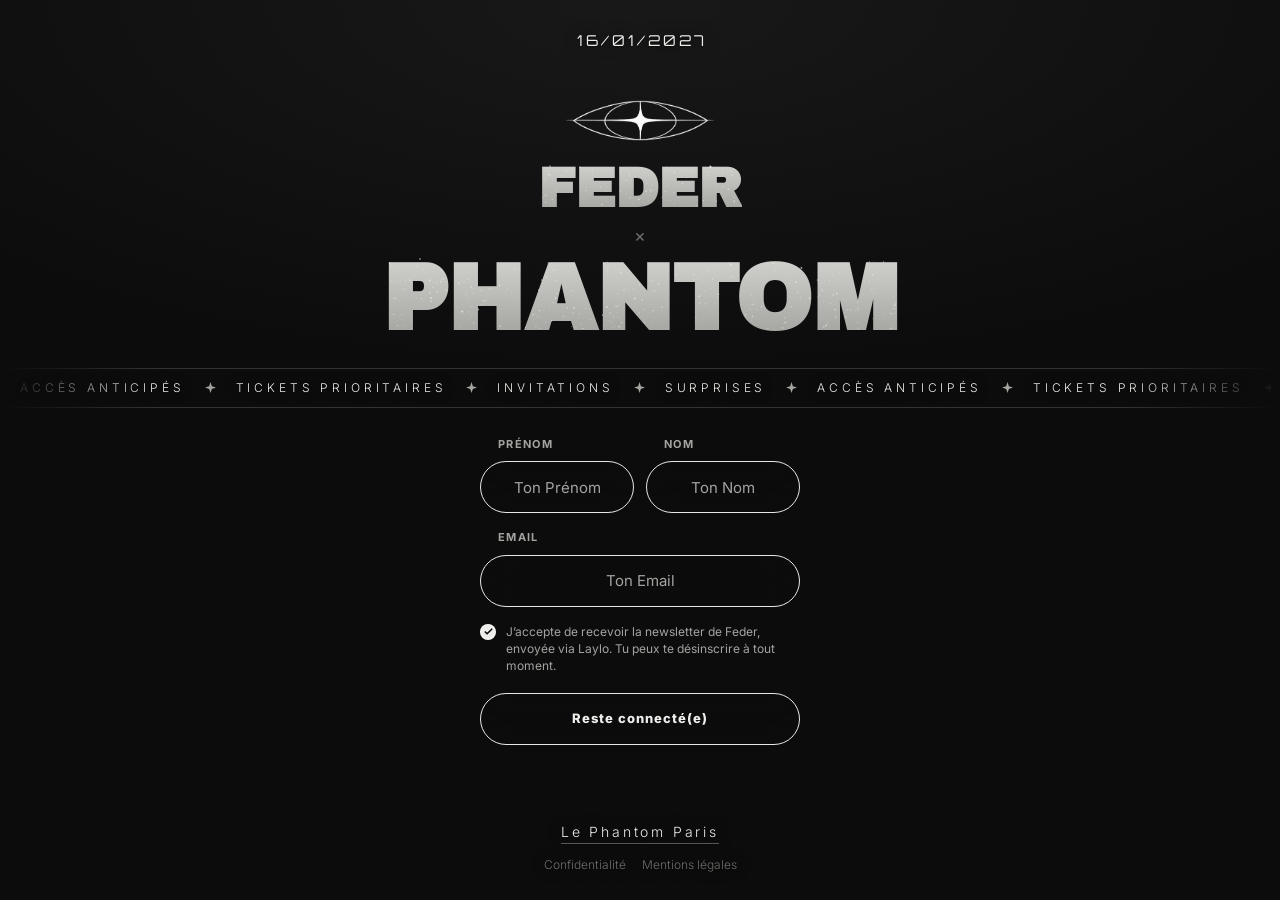
<file: site/index.html>
<!DOCTYPE html>
<html lang="fr">
<head>
<meta charset="utf-8">
<script>document.documentElement.classList.add('js')</script>
<meta name="viewport" content="width=device-width, initial-scale=1, viewport-fit=cover">
<title>Feder × Phantom — 16 janvier 2027</title>
<meta name="description" content="Feder × Phantom, Paris, le 16 janvier 2027. Rejoins la liste pour être prévenu en premier.">
<meta name="theme-color" content="#0d0d0d">
<link rel="canonical" href="https://federmusic.com/">

<meta property="og:type" content="website">
<meta property="og:title" content="Feder × Phantom — 16 janvier 2027">
<meta property="og:description" content="Paris, 16 janvier. Rejoins la liste pour être prévenu en premier.">
<meta property="og:locale" content="fr_FR">
<meta property="og:url" content="https://federmusic.com/">
<meta property="og:image" content="https://federmusic.com/assets/img/og-image.jpg">
<meta property="og:image:type" content="image/jpeg">
<meta property="og:image:width" content="1200">
<meta property="og:image:height" content="630">
<meta property="og:image:alt" content="Feder × Phantom — 16/01/2027">
<meta name="twitter:card" content="summary_large_image">
<meta name="twitter:title" content="Feder × Phantom — 16 janvier 2027">
<meta name="twitter:description" content="Paris, 16 janvier. Rejoins la liste pour être prévenu en premier.">
<meta name="twitter:image" content="https://federmusic.com/assets/img/og-image.jpg">

<link rel="icon" type="image/png" href="assets/img/favicon.png">
<link rel="preconnect" href="https://fonts.googleapis.com">
<link rel="preconnect" href="https://fonts.gstatic.com" crossorigin>
<link href="https://fonts.googleapis.com/css2?family=Archivo+Black&family=Inter:wght@300;400;700;800&family=Orbitron:wght@400..900&display=swap" rel="stylesheet">
<link rel="stylesheet" href="assets/css/tokens.css?v=19">
<link rel="stylesheet" href="assets/css/motion.css?v=19">
<link rel="stylesheet" href="assets/css/style.css?v=19">
</head>
<body>
<!-- Fond vidéo : muted (sinon le téléphone bloque le démarrage), loop (boucle infinie),
     autoplay (se lance à l'ouverture), playsinline (pas de plein écran sur iPhone). -->
<video class="bg-video" autoplay muted loop playsinline preload="auto" disablepictureinpicture aria-hidden="true" tabindex="-1">
  <source src="assets/video/background.mp4" type="video/mp4">
</video>
<div class="bg-scrim" aria-hidden="true"></div>
<div class="vignette" aria-hidden="true"></div>

<main class="card">
  <!-- date : tout en haut, écriture fine -->
  <p class="edge edge-top"><time datetime="2027-01-16">16/01/2027</time></p>

  <img class="brand-mark" src="assets/img/logo.png" width="835" height="224" alt="Feder">

  <div class="brand-stack">
    <h1><span class="line1 chrome">FEDER</span></h1>
    <span class="x" aria-hidden="true">&times;</span>
    <h1><span class="line2 chrome">PHANTOM</span></h1>
  </div>

  <!-- avantages de l'inscription : bandeau qui défile lentement (les copies sont ajoutées par main.js) -->
  <div class="marquee" role="group" aria-label="Ce que tu débloques en t'inscrivant">
    <div class="marquee-track">
      <ul class="marquee-group">
        <li>Acc&egrave;s anticip&eacute;s</li>
        <li class="sep" aria-hidden="true"><svg class="spark-sep" viewBox="84 26 52 52"><path fill="currentColor" d="M110 26l6.5 19.5L136 52l-19.5 6.5L110 78l-6.5-19.5L84 52l19.5-6.5z"/></svg></li>
        <li>Tickets prioritaires</li>
        <li class="sep" aria-hidden="true"><svg class="spark-sep" viewBox="84 26 52 52"><path fill="currentColor" d="M110 26l6.5 19.5L136 52l-19.5 6.5L110 78l-6.5-19.5L84 52l19.5-6.5z"/></svg></li>
        <li>Invitations</li>
        <li class="sep" aria-hidden="true"><svg class="spark-sep" viewBox="84 26 52 52"><path fill="currentColor" d="M110 26l6.5 19.5L136 52l-19.5 6.5L110 78l-6.5-19.5L84 52l19.5-6.5z"/></svg></li>
        <li>Surprises</li>
        <li class="sep" aria-hidden="true"><svg class="spark-sep" viewBox="84 26 52 52"><path fill="currentColor" d="M110 26l6.5 19.5L136 52l-19.5 6.5L110 78l-6.5-19.5L84 52l19.5-6.5z"/></svg></li>
      </ul>
    </div>
  </div>

  <form class="waitlist" novalidate>
   <div class="form-stage">
    <div class="form-body">
    <div class="f-row" data-smoke>
      <div>
        <label class="f-label" for="prenom">Pr&eacute;nom</label>
        <div class="field"><input id="prenom" name="prenom" type="text" required maxlength="80" placeholder="Ton Pr&eacute;nom" autocomplete="given-name"></div>
      </div>
      <div>
        <label class="f-label" for="nom">Nom</label>
        <div class="field"><input id="nom" name="nom" type="text" required maxlength="80" placeholder="Ton Nom" autocomplete="family-name"></div>
      </div>
    </div>

    <div class="f-group" data-smoke>
      <label class="f-label" for="email">Email</label>
      <div class="field"><input id="email" name="email" type="email" required maxlength="160" placeholder="Ton Email" autocomplete="email"></div>
    </div>

    <label class="consent" data-smoke>
      <input name="consent" type="checkbox" required checked>
      <span>J&rsquo;accepte de recevoir la newsletter de Feder, envoy&eacute;e via Laylo. Tu peux te d&eacute;sinscrire &agrave; tout moment.</span>
    </label>

    <!-- anti-spam : champ invisible, les humains ne le remplissent pas -->
    <div class="hp" aria-hidden="true">
      <label>Site web <input name="website" type="text" tabindex="-1" autocomplete="off"></label>
    </div>

    <div class="submit-wrap">
      <button class="waitlist-submit" type="submit"><span class="btn-label">Reste connect&eacute;(e)</span></button>
      <canvas class="dust-canvas" aria-hidden="true"></canvas>
    </div>
    </div>

    <!-- confirmation : prend la place du formulaire une fois la fumée dissipée -->
    <div class="form-done" role="status" aria-live="polite" hidden>
      <p class="done-msg"></p>
      <p class="done-lead">&Agrave; partir de maintenant, tu passes avant les autres.</p>
      <ul class="perks">
        <li style="--i:0">Acc&egrave;s anticip&eacute;s.</li>
        <li style="--i:1">Tickets prioritaires.</li>
        <li style="--i:2">Invitations.</li>
        <li style="--i:3">Surprises.</li>
      </ul>
      <button class="again" type="button">Inscrire quelqu&rsquo;un d&rsquo;autre</button>
    </div>
    <canvas class="form-dust" aria-hidden="true"></canvas>
   </div>
    <p class="waitlist-status" role="status" aria-live="polite"></p>
  </form>

  <!-- lieu : tout en bas, centré, lien vers l'Instagram du Phantom ; liens légaux discrets dessous -->
  <footer class="edge edge-bottom">
    <a class="venue" href="https://www.instagram.com/phantom.paris/?hl=fr" target="_blank" rel="noopener noreferrer"
       aria-label="Le Phantom Paris sur Instagram (s'ouvre dans un nouvel onglet)">Le Phantom Paris</a>
    <nav class="legal-links" aria-label="Informations l&eacute;gales">
      <a href="confidentialite.html">Confidentialit&eacute;</a>
      <a href="mentions-legales.html">Mentions l&eacute;gales</a>
    </nav>
  </footer>
</main>

<script src="assets/js/config.js?v=19"></script>
<script src="assets/js/motion.js?v=19"></script>
<script src="assets/js/background.js?v=19"></script>
<script src="assets/js/form-dissolve.js?v=19"></script>
<script src="assets/js/main.js?v=19"></script>
<script src="assets/js/intro.js?v=19"></script>
</body>
</html>
</file>
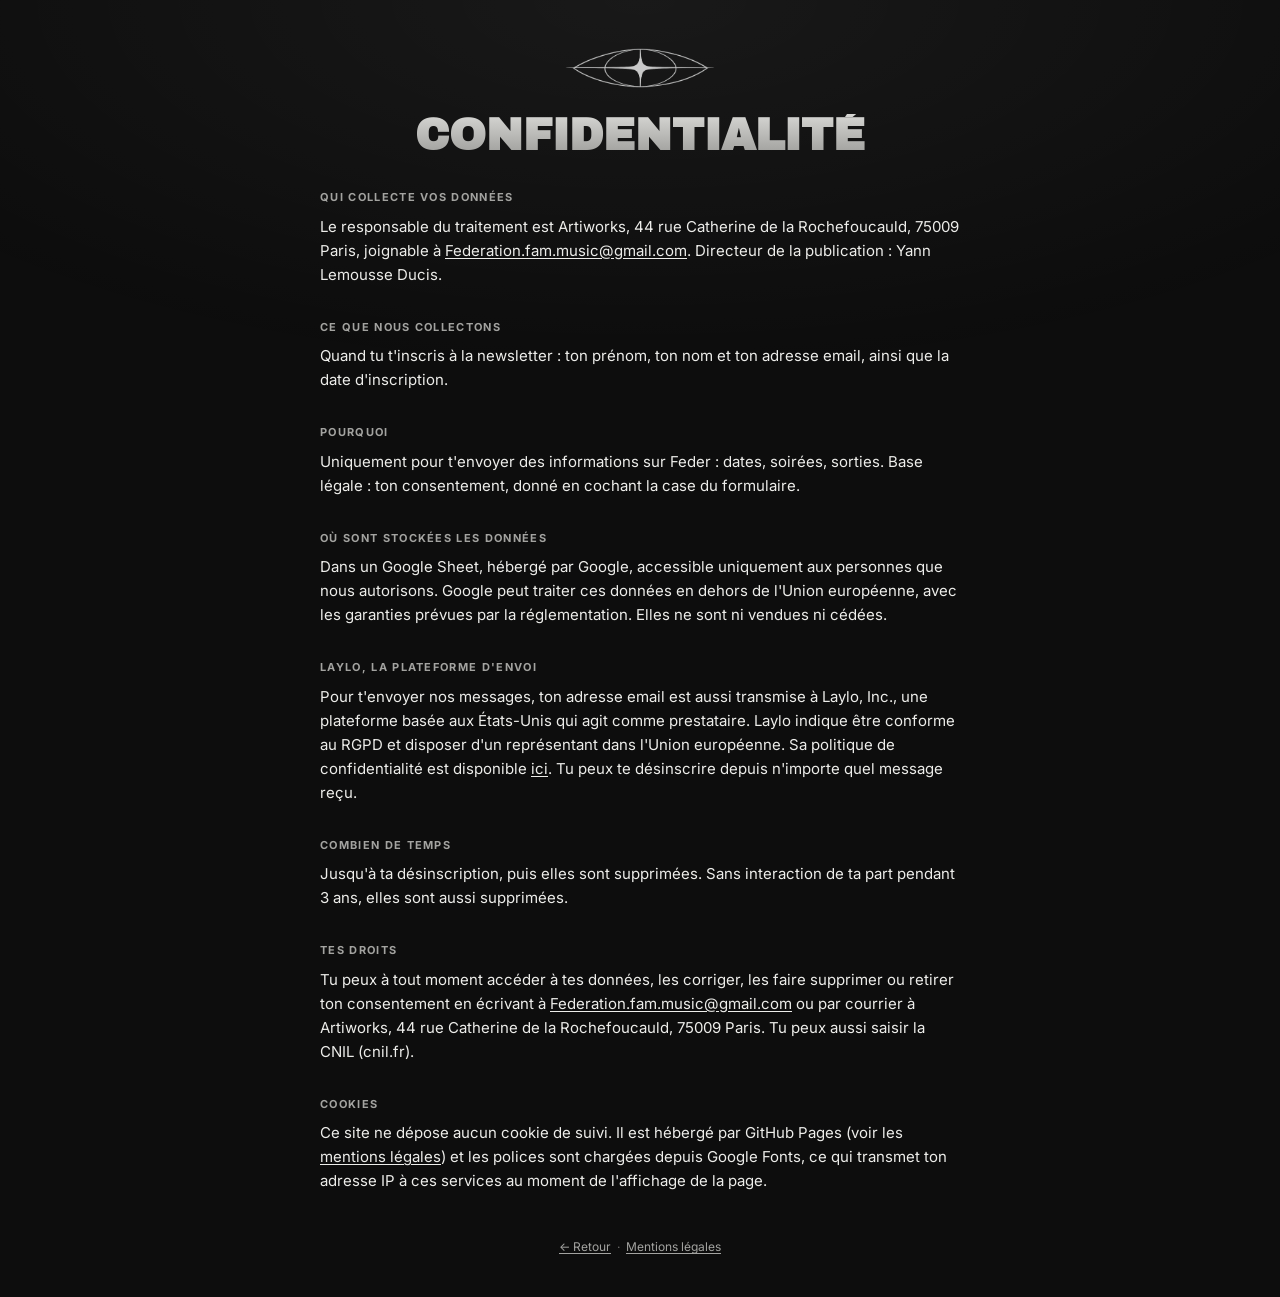
<file: site/confidentialite.html>
<!DOCTYPE html>
<html lang="fr">
<head>
<meta charset="utf-8">
<meta name="viewport" content="width=device-width, initial-scale=1, viewport-fit=cover">
<title>Confidentialité — Feder</title>
<meta name="robots" content="noindex">
<meta name="theme-color" content="#0d0d0d">
<link rel="icon" type="image/png" href="assets/img/favicon.png">
<link rel="preconnect" href="https://fonts.googleapis.com">
<link rel="preconnect" href="https://fonts.gstatic.com" crossorigin>
<link href="https://fonts.googleapis.com/css2?family=Archivo+Black&family=Inter:wght@400;700;800&display=swap" rel="stylesheet">
<link rel="stylesheet" href="assets/css/tokens.css?v=17">
<link rel="stylesheet" href="assets/css/style.css?v=17">
</head>
<body>
<div class="vignette" aria-hidden="true"></div>

<div class="doc">
  <a href="index.html" aria-label="Retour à l'accueil"><img class="brand-mark" src="assets/img/logo.png" width="835" height="224" alt="Feder"></a>

  <main class="doc-body">
    <h1 class="chrome">Confidentialité</h1>

    <h2>Qui collecte vos données</h2>
    <p>Le responsable du traitement est Artiworks, 44 rue Catherine de la Rochefoucauld, 75009 Paris, joignable à <a href="mailto:Federation.fam.music@gmail.com">Federation.fam.music@gmail.com</a>. Directeur de la publication : Yann Lemousse Ducis.</p>

    <h2>Ce que nous collectons</h2>
    <p>Quand tu t'inscris à la newsletter : ton prénom, ton nom et ton adresse email, ainsi que la date d'inscription.</p>

    <h2>Pourquoi</h2>
    <p>Uniquement pour t'envoyer des informations sur Feder : dates, soirées, sorties. Base légale : ton consentement, donné en cochant la case du formulaire.</p>

    <h2>Où sont stockées les données</h2>
    <p>Dans un Google Sheet, hébergé par Google, accessible uniquement aux personnes que nous autorisons. Google peut traiter ces données en dehors de l'Union européenne, avec les garanties prévues par la réglementation. Elles ne sont ni vendues ni cédées.</p>

    <h2>Laylo, la plateforme d'envoi</h2>
    <p>Pour t'envoyer nos messages, ton adresse email est aussi transmise à Laylo, Inc., une plateforme basée aux États-Unis qui agit comme prestataire. Laylo indique être conforme au RGPD et disposer d'un représentant dans l'Union européenne. Sa politique de confidentialité est disponible <a href="https://docs.laylo.com/en/articles/6497219-privacy-and-gdpr-policy" target="_blank" rel="noopener noreferrer">ici</a>. Tu peux te désinscrire depuis n'importe quel message reçu.</p>

    <h2>Combien de temps</h2>
    <p>Jusqu'à ta désinscription, puis elles sont supprimées. Sans interaction de ta part pendant 3 ans, elles sont aussi supprimées.</p>

    <h2>Tes droits</h2>
    <p>Tu peux à tout moment accéder à tes données, les corriger, les faire supprimer ou retirer ton consentement en écrivant à <a href="mailto:Federation.fam.music@gmail.com">Federation.fam.music@gmail.com</a> ou par courrier à Artiworks, 44 rue Catherine de la Rochefoucauld, 75009 Paris. Tu peux aussi saisir la CNIL (cnil.fr).</p>

    <h2>Cookies</h2>
    <p>Ce site ne dépose aucun cookie de suivi. Il est hébergé par GitHub Pages (voir les <a href="mentions-legales.html">mentions légales</a>) et les polices sont chargées depuis Google Fonts, ce qui transmet ton adresse IP à ces services au moment de l'affichage de la page.</p>

    <p class="back"><a href="index.html">&larr; Retour</a> &nbsp;·&nbsp; <a href="mentions-legales.html">Mentions légales</a></p>
  </main>
</div>
</body>
</html>
</file>
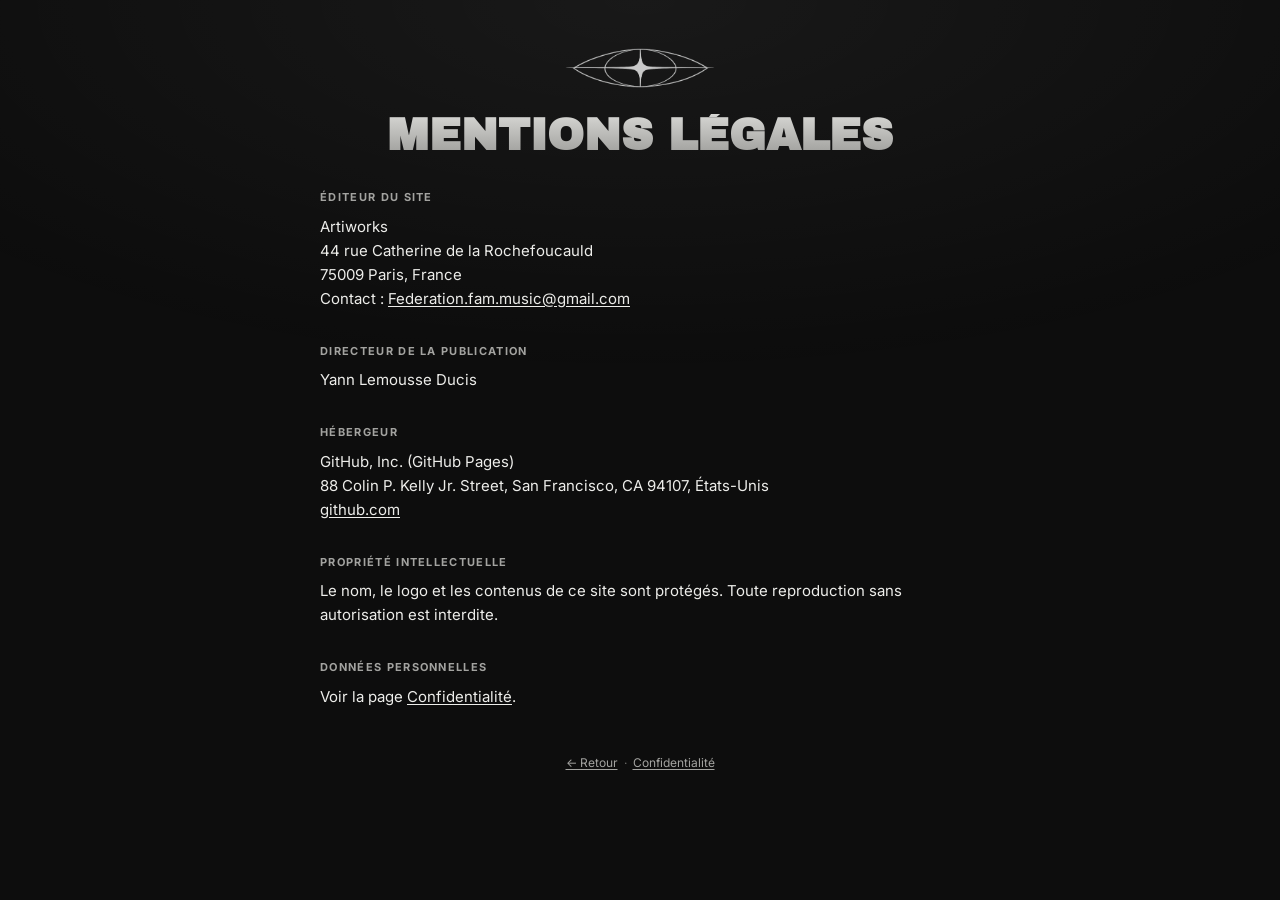
<file: site/mentions-legales.html>
<!DOCTYPE html>
<html lang="fr">
<head>
<meta charset="utf-8">
<meta name="viewport" content="width=device-width, initial-scale=1, viewport-fit=cover">
<title>Mentions légales — Feder</title>
<meta name="robots" content="noindex">
<meta name="theme-color" content="#0d0d0d">
<link rel="icon" type="image/png" href="assets/img/favicon.png">
<link rel="preconnect" href="https://fonts.googleapis.com">
<link rel="preconnect" href="https://fonts.gstatic.com" crossorigin>
<link href="https://fonts.googleapis.com/css2?family=Archivo+Black&family=Inter:wght@400;700;800&display=swap" rel="stylesheet">
<link rel="stylesheet" href="assets/css/tokens.css?v=17">
<link rel="stylesheet" href="assets/css/style.css?v=17">
</head>
<body>
<div class="vignette" aria-hidden="true"></div>

<div class="doc">
  <a href="index.html" aria-label="Retour à l'accueil"><img class="brand-mark" src="assets/img/logo.png" width="835" height="224" alt="Feder"></a>

  <main class="doc-body">
    <h1 class="chrome">Mentions légales</h1>

    <h2>Éditeur du site</h2>
    <!-- À AJOUTER quand disponibles : forme juridique, capital, SIRET/RCS, téléphone -->
    <p>Artiworks<br>
       44 rue Catherine de la Rochefoucauld<br>
       75009 Paris, France<br>
       Contact : <a href="mailto:Federation.fam.music@gmail.com">Federation.fam.music@gmail.com</a></p>

    <h2>Directeur de la publication</h2>
    <p>Yann Lemousse Ducis</p>

    <h2>Hébergeur</h2>
    <p>GitHub, Inc. (GitHub Pages)<br>
       88 Colin P. Kelly Jr. Street, San Francisco, CA 94107, États-Unis<br>
       <a href="https://github.com">github.com</a></p>

    <h2>Propriété intellectuelle</h2>
    <p>Le nom, le logo et les contenus de ce site sont protégés. Toute reproduction sans autorisation est interdite.</p>

    <h2>Données personnelles</h2>
    <p>Voir la page <a href="confidentialite.html">Confidentialité</a>.</p>

    <p class="back"><a href="index.html">&larr; Retour</a> &nbsp;·&nbsp; <a href="confidentialite.html">Confidentialité</a></p>
  </main>
</div>
</body>
</html>
</file>
<file: site/assets/css/tokens.css>
/* ==========================================================================
   feder-ui · tokens + base components
   Default theme: a minimal monochrome waitlist card — near-black canvas, a
   soft two-stop grey gradient on the display wordmarks (a restrained metal
   feel from a plain CSS gradient, never a lighting simulation), flat white
   for meta labels, and sharp-cornered rectangular form controls. No colour
   accent anywhere by default.
   A second, optional layer further down (the tag-pill cloud, the neon-green
   tokens, the falling-pill physics) is kept for pages that want the louder
   nightlife-teaser register instead — nothing below the "legacy" marker is
   used unless a page opts into those classes.
   Copy this into a <style> block; delete what a given page doesn't use.
   ========================================================================== */

:root{
  color-scheme: dark;

  /* canvas */
  --bg:        #0d0d0d;
  --bg-2:      #121212;   /* form fields */
  --line:      rgba(255,255,255,.16);
  --line-strong: rgba(255,255,255,.9);  /* the crisp 1px input border */
  --ink:       #ededea;   /* flat white — meta labels (city, date) */
  --ink-muted: #a3a3a0;   /* helper text, field labels */
  --ink-dim:   #6e6e6b;   /* placeholder, disclaimers */

  /* the display wordmark's soft grey gradient — a narrow, subtle range.
     Two flat stops only; no third "highlight" stop, no per-letter lighting.
     That restraint is what keeps it reading as considered rather than a
     cheap "chrome text generator" effect. */
  --chrome-1:  #d6d6d3;
  --chrome-2:  #9c9c99;

  --r-card: 6px;    /* buttons/inputs: sharp, minimal rounding — not pills */
  --r-pill: 999px;  /* kept for the optional legacy pill-cloud pattern below */

  --font-display: "Archivo Black", "Arial Black", sans-serif;
  --font-ui: "Inter", system-ui, -apple-system, "Segoe UI", sans-serif;
}

@media (prefers-reduced-motion:reduce){
  *,*::before,*::after{animation-duration:.01ms!important;animation-delay:0s!important;transition-duration:.01ms!important;transition-delay:0s!important;scroll-behavior:auto!important}
}

/* ---------- base ---------- */
*{box-sizing:border-box}
html{-webkit-text-size-adjust:100%}
body{margin:0;background:var(--bg);color:var(--ink);font:400 16px/1.5 var(--font-ui);-webkit-font-smoothing:antialiased;overflow-x:hidden}
h1,h2,p,ul{margin:0;padding:0}
ul{list-style:none}
a{color:inherit;text-decoration:none}
button{font:inherit;color:inherit;background:none;border:0;cursor:pointer}
:focus-visible{outline:2px solid #fff;outline-offset:3px}
img,svg{display:block;max-width:100%}
.ic{width:18px;height:18px;fill:none;stroke:currentColor;stroke-width:1.7;stroke-linecap:round;stroke-linejoin:round;flex:none}

/* a soft, very subtle top-lit vignette — barely perceptible, never a decorative gradient */
.vignette{position:fixed;inset:0;z-index:0;pointer-events:none;
  background:radial-gradient(120% 70% at 50% 0%, rgba(255,255,255,.05) 0%, transparent 60%)}

/* ---------- chrome text: the one "material" move, kept deliberately subtle ---------- */
.chrome{background:linear-gradient(180deg,var(--chrome-1) 0%,var(--chrome-2) 100%);
  -webkit-background-clip:text;background-clip:text;color:transparent}

/* ---------- card shell: a single centred stack, the whole page for a minimal waitlist ---------- */
.card{position:relative;z-index:1;min-height:100svh;display:flex;flex-direction:column;
  align-items:center;justify-content:center;text-align:center;padding:64px 24px}

.brand-mark{width:64px;height:auto;color:var(--ink-muted);margin-bottom:22px}

.brand-stack h1{font-family:var(--font-display);text-transform:uppercase;line-height:.92;letter-spacing:-.01em;margin:0}
.brand-stack .line1{font-size:clamp(34px,9vw,56px)}
.brand-stack .x{display:block;margin:8px auto;color:var(--ink-dim);font-size:18px;font-family:var(--font-ui)}
.brand-stack .line2{font-size:clamp(46px,13vw,92px);margin-top:2px}

.meta-stack{margin-top:26px;display:grid;gap:7px}
.meta-stack .city{font-family:var(--font-display);font-size:13px;letter-spacing:.32em;color:var(--ink)}
.meta-stack .date{font-family:var(--font-display);font-size:clamp(16px,3vw,19px);letter-spacing:.08em;color:var(--ink)}

.hairline{width:40px;height:1px;background:var(--line);margin:26px auto 28px;border:0}

/* ---------- waitlist form ---------- */
.waitlist{width:100%;max-width:320px;margin:0 auto;text-align:left}
.waitlist .f-label{display:block;font-family:var(--font-ui);font-weight:700;font-size:11px;
  letter-spacing:.12em;text-transform:uppercase;color:var(--ink-muted);margin-bottom:9px}
.waitlist input{width:100%;height:52px;padding:0 16px;background:var(--bg);
  border:1px solid var(--line-strong);border-radius:var(--r-card);color:var(--ink);
  font:15px/1 var(--font-ui);outline:0;transition:box-shadow .2s ease}
.waitlist input::placeholder{color:var(--ink-dim)}
.waitlist input:focus-visible{box-shadow:0 0 0 3px rgba(255,255,255,.14)}
.waitlist .hint{margin-top:9px;font-size:12px;color:var(--ink-muted)}

.waitlist-submit{margin-top:18px;width:100%;height:52px;border-radius:var(--r-card);
  background:linear-gradient(180deg,#f2f2f0,#d9d9d6);color:#111;
  font-family:var(--font-ui);font-weight:800;font-size:13px;letter-spacing:.08em;
  box-shadow:inset 0 1px 0 rgba(255,255,255,.6),inset 0 -1px 0 rgba(0,0,0,.06),0 1px 3px rgba(0,0,0,.35);
  transition:transform .28s cubic-bezier(.3,1.5,.5,1),box-shadow .28s ease,filter .2s ease}
.waitlist-submit:active{transform:scale(.965);
  box-shadow:inset 0 1px 3px rgba(0,0,0,.25),inset 0 -1px 0 rgba(255,255,255,.15)}
@media (hover:hover){.waitlist-submit:hover{filter:brightness(1.05)}}
.waitlist-submit[disabled]{opacity:.6;pointer-events:none}

/* ---------- submit dissolve: on a valid submit, the button crumbles to dust
   instead of just disabling — see motion.js's dissolveButton(). The button's
   own fill/label fade in place while a canvas layered just above it (sized
   with generous overflow so particles have room to drift) draws the dust. ---------- */
.submit-wrap{position:relative}
.submit-wrap .dust-canvas{position:absolute;left:-25%;right:-25%;top:-90%;bottom:-90%;width:150%;height:280%;pointer-events:none;z-index:2}
.waitlist-submit .btn-label{display:block;transition:opacity .3s ease}
.waitlist-submit.is-dissolving{pointer-events:none;box-shadow:none;transition:background .55s ease .05s,box-shadow .3s ease}
.waitlist-submit.is-dissolving{background:transparent}
.waitlist-submit.is-dissolving .btn-label{opacity:0}

/* ---------- invalid field: a quick, small shake — not a colour change (this register stays monochrome) ---------- */
@keyframes field-shake{
  10%,90%{transform:translateX(-1px)} 20%,80%{transform:translateX(2px)}
  30%,50%,70%{transform:translateX(-4px)} 40%,60%{transform:translateX(4px)}
}
.waitlist input.is-invalid{animation:field-shake .45s ease}

.waitlist-status{margin-top:14px;text-align:center;font-size:12px;color:var(--ink-dim);min-height:1.2em}
.waitlist-status.is-ok{color:var(--ink)}

.demo-note{margin-top:10px;text-align:center;font-size:12px;color:var(--ink-dim)}

@media (max-width:380px){
  .card{padding:48px 20px}
}

/* ==========================================================================
   Legacy / optional layer — the louder nightlife-teaser register (neon
   green, tag-pill cloud with fall physics, ink-flood buttons). Nothing
   above uses any of this; opt in per-page by using these classes.
   ========================================================================== */
:root{
  --green:     #39FF6A;
  --green-ink: #070707;
  --green-soft: rgba(57,255,106,.14);
  --tag-pink:  #FF3DAE;
  --tag-cyan:  #35E7E0;
  --tag-blue:  #4D7CFF;
  --tag-grey:  #C9C9C4;
}

.hero{position:relative;min-height:100svh;overflow:hidden;display:flex;flex-direction:column}
.hero::before{
  content:"";position:absolute;left:50%;top:8%;width:min(900px,140vw);aspect-ratio:1;transform:translateX(-50%);
  background:radial-gradient(circle,var(--green-soft) 0%,transparent 65%);pointer-events:none;z-index:0}

.spark-field{position:absolute;inset:0;z-index:0;pointer-events:none;opacity:.05;
  background-image:url("data:image/svg+xml,%3Csvg xmlns='http://www.w3.org/2000/svg' width='300' height='300' viewBox='0 0 300 300'%3E%3Cg fill='%23fff'%3E%3Cpath d='M40 20l4 16 16 4-16 4-4 16-4-16-16-4 16-4z'/%3E%3Cpath d='M220 140l3 12 12 3-12 3-3 12-3-12-12-3 12-3z'/%3E%3Cpath d='M110 220l5 18 18 5-18 5-5 18-5-18-18-5 18-5z'/%3E%3C/g%3E%3C/svg%3E");
  background-size:300px 300px}

.topbar{position:relative;z-index:5;display:flex;align-items:center;justify-content:space-between;padding:26px clamp(20px,4vw,48px)}
.brandmark{display:flex;align-items:center;gap:10px}
.brandmark .eye{width:46px;height:22px;color:var(--green)}
.brandmark span{font-family:var(--font-display);font-size:15px;letter-spacing:.02em}
.rsvp-btn{height:44px;padding:0 22px;border-radius:var(--r-pill);border:1.5px solid var(--line);font-family:var(--font-ui);font-weight:700;font-size:13px;letter-spacing:.03em}

.hero-body{position:relative;z-index:2;flex:1;display:flex;flex-direction:column;align-items:center;justify-content:center;text-align:center;padding:20px clamp(20px,6vw,48px) 40px}
.hero-mark{width:min(220px,46vw);color:var(--green);margin-bottom:18px;position:relative;display:inline-block}
.hero-mark .eye,.hero-mark .spark{display:block;width:100%}
.hero-mark .spark{position:absolute;inset:0}
.eyebrow{font-family:var(--font-ui);font-size:13px;font-weight:700;letter-spacing:.16em;text-transform:uppercase;color:var(--ink-muted)}
.hero h1{font-family:var(--font-display);font-size:clamp(40px,10vw,108px);line-height:.94;letter-spacing:-.01em;margin-top:14px;text-transform:uppercase}
.hero h1 em{font-style:normal;color:var(--green)}
.hero-sub{margin-top:18px;max-width:46ch;color:var(--ink-muted);font-size:clamp(15px,2vw,18px);line-height:1.5}
.event-line{margin-top:22px;display:flex;flex-wrap:wrap;gap:10px 18px;align-items:center;justify-content:center;font-family:var(--font-ui);font-weight:600;font-size:14px}
.event-line .sep{color:var(--ink-muted)}
.event-line .ic{color:var(--green)}

.cta-row{margin-top:34px;display:flex;flex-direction:column;align-items:center;gap:14px}
.cta-btn{position:relative;overflow:hidden;isolation:isolate;display:inline-flex;align-items:center;gap:10px;height:58px;padding:0 30px;
  border-radius:var(--r-pill);background:var(--green);color:var(--green-ink);font-family:var(--font-ui);font-weight:700;font-size:16px}
.cta-note{font-size:12.5px;color:var(--ink-muted)}

.signup{position:relative;z-index:2;width:100%;max-width:440px;margin:0 auto;display:flex;flex-direction:column;align-items:stretch;gap:12px}
.signup[hidden]{display:none}
.signup-field{position:relative;overflow:hidden;isolation:isolate;display:flex;align-items:center;gap:10px;height:58px;padding:0 8px 0 22px;
  border-radius:var(--r-pill);background:var(--bg-2);border:1.5px solid var(--line)}
.signup-field input{flex:1;min-width:0;height:100%;border:0;background:transparent;color:var(--ink);font:15px/1 var(--font-ui);outline:0}
.signup-field input::placeholder{color:var(--ink-muted)}
.signup-field:focus-within{border-color:var(--green)}
.signup-submit{flex:none;height:44px;padding:0 22px;border-radius:var(--r-pill);background:var(--green);color:var(--green-ink);font-family:var(--font-ui);font-weight:700;font-size:14px}
.signup-status{font-size:13px;color:var(--ink-muted);min-height:1.2em}
.signup-status.is-ok{color:var(--green)}

.pill-cloud{position:relative;z-index:2;display:flex;flex-wrap:wrap;justify-content:center;align-items:center;gap:14px 10px;padding:46px clamp(16px,4vw,48px) 10px;max-width:1100px;margin:0 auto}
.tag-pill{position:relative;display:inline-flex;align-items:center;gap:8px;height:46px;padding:0 22px;border-radius:var(--r-pill);
  font-family:var(--font-display);font-size:14px;letter-spacing:.01em;text-transform:uppercase;color:var(--green-ink);
  background:var(--tag,var(--green));transform:rotate(var(--rot,0deg));white-space:nowrap}
.tag-pill.is-icon{width:46px;height:46px;padding:0;justify-content:center}
.tag-pill.is-icon .ic{width:20px;height:20px;color:var(--green-ink)}
.tag-pill--pink{--tag:var(--tag-pink)}
.tag-pill--cyan{--tag:var(--tag-cyan)}
.tag-pill--blue{--tag:var(--tag-blue);color:#fff}
.tag-pill--grey{--tag:var(--tag-grey)}
.tag-pill--dark{--tag:var(--bg-2);color:var(--ink);border:1.5px solid var(--line)}

.footer{position:relative;z-index:2;padding:36px clamp(20px,4vw,48px) 44px;display:flex;flex-wrap:wrap;gap:12px;justify-content:space-between;
  align-items:center;color:var(--ink-muted);font-size:12.5px;border-top:1px solid var(--line);margin-top:20px}
.footer a{color:var(--ink)}

@media (max-width:560px){
  .topbar{padding:20px 18px}
  .hero-body{padding-top:8px}
  .tag-pill{height:42px;padding:0 18px;font-size:12.5px}
}

.hero.has-photo{background-size:cover;background-position:center}
.hero.has-photo::after{content:"";position:absolute;inset:0;z-index:1;pointer-events:none;
  background:
    radial-gradient(60% 58% at 50% 40%, rgba(7,7,7,.72) 0%, rgba(7,7,7,.4) 58%, transparent 85%),
    linear-gradient(180deg,rgba(7,7,7,.8) 0%,rgba(7,7,7,.3) 20%,rgba(7,7,7,.4) 55%,rgba(7,7,7,.88) 82%,var(--bg) 100%)}

.poster-frame{position:relative;margin:22px auto 26px;width:min(80vw,340px);border-radius:8px;overflow:hidden;
  box-shadow:0 40px 80px -24px rgba(0,0,0,.85),0 0 0 1px rgba(255,255,255,.08),0 0 60px -10px var(--green-soft)}
.poster-frame img{display:block;width:100%;height:auto}

.credit-line{display:inline-flex;align-items:center;gap:8px;font-family:var(--font-ui);font-weight:600;
  font-size:12px;letter-spacing:.05em;text-transform:uppercase;color:var(--ink-muted)}
.credit-line .mark{width:15px;height:auto;color:var(--ink)}

.eyebrow.bracket::before{content:"[ "}
.eyebrow.bracket::after{content:" ]"}
</file>
<file: site/assets/css/motion.css>
/* ==========================================================================
   feder-ui · motion.css   (pair with motion.js)
   Two layers:
   1. The click/hover "ink flood + arrow swap + press" language, ported
      verbatim in mechanism from soft-bento-ui / vor-ui and re-skinned to
      black-and-neon-green. Nothing new invented here on purpose — it's
      the same proven vocabulary, just retoned.
   2. A few moves specific to a one-page hype teaser: the pill cloud
      rotates/pops into place once on load, the sparkle mark has one
      permitted slow ambient shimmer (the sole exception to "nothing idles"
      — a night-life brand earns one small sign of life), and the signup
      confirms quietly in place.
   ========================================================================== */

:root{
  --ease-out: cubic-bezier(.16,1,.3,1);
  --ease-back: cubic-bezier(.3,1.5,.5,1);
}

@media (prefers-reduced-motion:reduce){
  *,*::before,*::after{animation-duration:.01ms!important;transition-duration:.01ms!important}
}

/* ---------- 1a. ink flood (ported): fills from the pointer's entry point ---------- */
.vbtn{position:relative;overflow:hidden;isolation:isolate;transition:transform .4s var(--ease-back),color .3s ease .06s}
.vbtn::before{content:"";position:absolute;inset:0;z-index:-1;pointer-events:none;background:var(--flood,var(--ink));
  clip-path:circle(0 at var(--fx,50%) var(--fy,100%));transition:clip-path .55s var(--ease-out)}
.vbtn:active{transform:scale(.95);transition-duration:90ms}
@media (hover:hover){
  .vbtn:hover::before{clip-path:circle(150% at var(--fx,50%) var(--fy,50%))}
  .vbtn:hover{color:var(--flood-ink,var(--green-ink))}
}
.rsvp-btn.vbtn{--flood:var(--ink);--flood-ink:var(--bg)}
.cta-btn.vbtn{--flood:var(--ink);--flood-ink:var(--bg)}
.signup-submit.vbtn{--flood:var(--ink);--flood-ink:var(--bg)}

/* ---------- 1b. arrow swap (ported): the icon leaves in its own direction, a twin enters opposite ---------- */
.arrow-swap{position:relative;overflow:hidden}
.arrow-swap .a{display:grid;place-items:center;width:100%;height:100%;transition:transform .5s var(--ease-out)}
.arrow-swap .a--in{position:absolute;inset:0;transform:translateX(var(--in-x,-115%));transition-delay:.05s}
@media (hover:hover){
  .arrow-swap:hover .a:not(.a--in){transform:translateX(var(--out-x,115%))}
  .arrow-swap:hover .a--in{transform:none}
}

/* ---------- 1c. press feedback for plain (non-flood) controls ---------- */
.tag-pill{transition:transform .35s var(--ease-back)}
.tag-pill:active{transform:rotate(var(--rot,0deg)) scale(.94)}

/* ---------- 2a. pill cloud: drops in with real gravity physics ----------
   The animation itself is JS-driven (motion.js's dropPills()) via the Web
   Animations API, because a believable fall needs per-pill variation
   (drop height, tumble angle, sideways drift, timing) that a single shared
   @keyframes rule can't express without looking mechanical. This CSS only
   sets the accessible baseline: pills sit at rest, and under .js they start
   invisible so the drop can take over the very first paint.
   A pill's resting transform is `rotate(var(--rot))`, set inline by
   motion.js's pillRotations() — that's what both the no-JS state and the
   final keyframe of the drop resolve to, so there's no visible seam. */
.tag-pill{transform:rotate(var(--rot,0deg))}
.js .tag-pill:not(.has-dropped){opacity:0}
.pill-shadow{position:absolute;left:50%;bottom:-6px;width:70%;height:10px;transform:translateX(-50%);
  background:radial-gradient(ellipse,rgba(0,0,0,.45) 0%,transparent 72%);opacity:0;pointer-events:none;z-index:-1}
@media (hover:hover){
  .tag-pill:not(.is-icon):hover{transform:rotate(0deg) scale(1.06)}
  .tag-pill.is-icon:hover{transform:rotate(0deg) scale(1.12)}
}

/* ---------- 2b. hero content: quiet rise on load, once ---------- */
.js .hero-mark,.js .eyebrow,.js .hero>.hero-body>h1,.js .hero-sub,.js .event-line,.js .cta-row{opacity:0;transform:translateY(16px)}
.js .hero.is-in .hero-mark{transition:opacity .6s var(--ease-out),transform .6s var(--ease-out)}
.js .hero.is-in .eyebrow{transition:opacity .5s var(--ease-out) .1s,transform .5s var(--ease-out) .1s}
.js .hero.is-in h1{transition:opacity .6s var(--ease-out) .16s,transform .6s var(--ease-out) .16s}
.js .hero.is-in .hero-sub{transition:opacity .5s var(--ease-out) .26s,transform .5s var(--ease-out) .26s}
.js .hero.is-in .event-line{transition:opacity .5s var(--ease-out) .32s,transform .5s var(--ease-out) .32s}
.js .hero.is-in .cta-row{transition:opacity .5s var(--ease-out) .38s,transform .5s var(--ease-out) .38s}
.js .hero.is-in .hero-mark,.js .hero.is-in .eyebrow,.js .hero.is-in h1,
.js .hero.is-in .hero-sub,.js .hero.is-in .event-line,.js .hero.is-in .cta-row{opacity:1;transform:none}

/* ---------- 2c. the one ambient move: the hero's spark breathes very slowly ----------
   Animated as its own real element (see icons-sprite.html's f-mark-eye + f-spark split) —
   a <use>'s cloned content lives in a shadow tree that class selectors from the main
   document can't reach, so this can only ever target a directly-used element, not a
   class nested inside another symbol's shadow instance. */
@keyframes spark-breathe{0%,100%{opacity:.8;transform:scale(1)}50%{opacity:1;transform:scale(1.1)}}
.spark{transform-origin:center}
@media (prefers-reduced-motion:no-preference){
  .spark{animation:spark-breathe 3.2s ease-in-out infinite}
}

/* ---------- 2d. signup: quiet confirm, no flood, no confetti ---------- */
.signup-field.is-confirming{border-color:var(--green)}
.signup-submit[disabled]{opacity:.6;pointer-events:none}

/* ---------- 2e. swap CTA button for the form ---------- */
.cta-row.is-open .cta-btn{display:none}
</file>
<file: site/assets/css/style.css>
/* ==========================================================================
   Feder · page-level additions
   tokens.css, motion.css and motion.js come untouched from the feder-ui skill
   (default register: minimal monochrome card, no colour accent anywhere).
   This file only holds what the skill's one-field waitlist doesn't ship:
   the extra fields (prénom / nom), the consent line, and the plain text
   pages (mentions légales, confidentialité, 404).
   It only reuses skill tokens — no new colours, radii or fonts.
   ========================================================================== */

/* ---------- brand mark: the client's own logo (white PNG on transparent) ----------
   Replaces the skill's placeholder eye. It is wider than the placeholder (about 3.7:1), so it
   gets a wider box, and it is dimmed to the muted-ink level the skill uses for .brand-mark. */
img.brand-mark{width:150px;height:auto;opacity:.78;user-select:none;-webkit-user-drag:none}

/* ---------- date (top) and venue (bottom): thin type framing the card ----------
   Inter 300 in the skill's full ink colour: thin, but still clearly readable. Wide tracking keeps thin
   strokes legible; a soft black halo (no visible shadow) holds the contrast when a bright reflection of the
   background video passes behind the text. The card is a flex column: the first item pushes the content
   down and the last one pushes it up, so the centre block stays centred between them. */
.card{padding:calc(30px + env(safe-area-inset-top,0px)) 24px calc(26px + env(safe-area-inset-bottom,0px))}
.edge{font-family:var(--font-ui);font-weight:300;color:var(--ink);text-align:center;
  text-shadow:0 0 14px rgba(0,0,0,.7),0 1px 2px rgba(0,0,0,.45)}
.edge-top{margin:0 0 auto;padding-bottom:28px;font-size:16px;letter-spacing:.3em;font-variant-numeric:tabular-nums}
/* the date is set in Orbitron (Google Fonts, loaded in index.html). 400 is Orbitron's lightest weight. */
.orbitron,.edge-top time{font-family:"Orbitron",var(--font-ui);font-optical-sizing:auto;font-weight:400;font-style:normal}
.edge-top{font-size:15px;letter-spacing:.2em}
.edge-top time{margin-right:-.2em}     /* cancels the trailing letter-space so the text is optically centred */
.edge-bottom{display:flex;flex-direction:column;align-items:center;margin-top:auto;padding-top:28px}
.venue{font-size:14px;letter-spacing:.2em;text-decoration:underline;text-decoration-thickness:1px;
  text-underline-offset:6px;text-decoration-color:rgba(237,237,234,.35);transition:text-decoration-color .2s ease}
@media (hover:hover){.venue:hover{text-decoration-color:var(--ink)}}
.edge-bottom .legal-links{margin-top:14px}

/* ---------- perks ticker: what signing up unlocks ----------
   A full-bleed tape between the wordmark and the form (it replaces the small hairline). Thin Inter in the
   theme's ink, the logo's four-point spark as the separator, a very slow drift, and the ends fade out.
   Under .js the group is cloned by main.js as often as the screen width needs, and the track slides by
   exactly one group (--gw) in a loop, at a constant speed (--dur).
   With prefers-reduced-motion it stops and shows a single static, centred group. */
.marquee{width:100vw;max-width:none;align-self:center;margin:26px 0 28px;overflow:hidden;
  border-top:var(--bw) solid var(--line);border-bottom:var(--bw) solid var(--line);
  -webkit-mask-image:linear-gradient(90deg,transparent,#000 12%,#000 88%,transparent);
          mask-image:linear-gradient(90deg,transparent,#000 12%,#000 88%,transparent)}
.marquee-track{display:flex;width:max-content;margin:0 auto}
.marquee-group{display:flex;align-items:center;flex:none;list-style:none;padding:0;margin:0}
.marquee-group li{flex:none;padding:13px 20px;font-family:var(--font-ui);font-weight:300;font-size:12px;line-height:1;
  letter-spacing:.32em;text-transform:uppercase;color:var(--ink);white-space:nowrap;
  text-shadow:0 0 12px rgba(0,0,0,.7),0 1px 2px rgba(0,0,0,.45)}
.marquee-group li.sep{padding:13px 0;display:flex;align-items:center}
.spark-sep{width:11px;height:11px;color:var(--ink-muted)}
@keyframes marquee-slide{to{transform:translateX(calc(var(--gw,0px) * -1))}}
.js .marquee-track{margin:0;animation:marquee-slide var(--dur,34s) linear infinite}
@media (hover:hover){.marquee:hover .marquee-track{animation-play-state:paused}}
@media (prefers-reduced-motion:reduce){
  .js .marquee-track{animation:none;margin:0 auto}
  .marquee-group[aria-hidden="true"]{display:none}
  .marquee{-webkit-mask-image:none;mask-image:none}
  .marquee-group{flex-wrap:wrap;justify-content:center}
}

/* ---------- confirmation: the perks, once the person is in ---------- */
.done-lead{max-width:24ch;font-size:13px;line-height:1.5;color:var(--ink-muted)}
.perks{list-style:none;margin:2px 0 6px;padding:0;display:grid;gap:2px}
.perks li{font-family:var(--font-ui);font-weight:700;font-size:18px;line-height:1.55;color:var(--ink);
  opacity:0;transform:translateY(6px);transition:opacity .5s ease calc(.35s + var(--i) * .11s),transform .5s ease calc(.35s + var(--i) * .11s)}
.form-done.is-in .perks li{opacity:1;transform:none}

/* ---------- background video: fixed, full-bleed, behind everything ----------
   The clip is monochrome (liquid metal), so it stays inside the "no colour" rule.
   .bg-scrim keeps small text legible over the bright highlights; the skill's own
   .vignette (z-index 0) and .card (z-index 1) sit on top. */
.bg-video{position:fixed;inset:0;z-index:-2;width:100%;height:100%;object-fit:cover;pointer-events:none;background:var(--bg)}
.bg-video.is-top{z-index:-1}   /* la copie qui apparaît en fondu passe au-dessus (voir background.js) */
.bg-scrim{position:fixed;inset:0;z-index:0;pointer-events:none;background:rgba(13,13,13,.5)}

/* ---------- waitlist: prénom + nom on one row, email below ---------- */
.f-row{display:grid;grid-template-columns:1fr 1fr;gap:12px}
.f-group + .f-group,.f-row + .f-group{margin-top:16px}
/* ---------- rounded shapes: fields and button are full pills ----------
   Client request. Uses the skill's own --r-pill token (999px) instead of the default 6px radius;
   text is inset a little more so it clears the curve, and the small labels follow. */
.waitlist input:not([type="checkbox"]),.waitlist-submit{border-radius:var(--r-pill)}
.waitlist input:not([type="checkbox"]){padding-left:22px;padding-right:22px}
.waitlist .f-row input{padding-left:20px;padding-right:20px}
.waitlist .f-label{padding-left:18px}

/* ---------- outline width shared by the fields and the button ----------
   Client request: half of the skill's 1px. On a phone (2-3 device pixels per CSS pixel) this is a true
   hairline; a 1x desktop screen cannot draw less than one device pixel, so it rounds back up to 1px there. */
:root{--bw:.5px}

/* ---------- fields: full pill outline ----------
   The outline is drawn on the wrapper (.field::after) rather than on the input, so the shake animation (which
   moves the wrapper) carries it along. It is complete all the way round — the interrupted version from the
   client reference image was dropped on request (it is in the git history, commit "Champs à contour interrompu").
   Placeholder and typed text are centred. */
.field{position:relative}
.field::after{content:"";position:absolute;inset:0;border-radius:var(--r-pill);border:var(--bw) solid var(--line-strong);pointer-events:none}
.waitlist .field input{border-color:transparent;text-align:center}
/* no fill: the field is frosted glass. Only a blur of whatever is behind it (the video), plus the outline.
   backdrop-filter needs the -webkit- form for older Safari. */
.waitlist .field input{background:transparent;-webkit-backdrop-filter:blur(14px);backdrop-filter:blur(14px)}
/* browsers paint their own opaque fill on autofilled fields, which would break the glass look:
   hold that fill off for a very long time and keep the text in the theme's ink colour */
.waitlist .field input:-webkit-autofill{-webkit-text-fill-color:var(--ink);caret-color:var(--ink);
  transition:background-color 99999s ease-in-out 0s}
.waitlist .field input::placeholder{color:var(--ink-muted)}
/* the shake moves the whole wrapper, so the outline follows the field */
.waitlist .field input.is-invalid{animation:none}
.field:has(input.is-invalid){animation:field-shake .45s ease}

/* ---------- submit button: frosted glass too ----------
   No fill any more — a blur of what is behind it, a full outline of the same width as the fields, and the
   label in the theme's light ink (dark text on glass would be unreadable). The skill's inset highlights were
   made for a filled button, so they are switched off; press feedback becomes a faint light wash. */
.waitlist-submit{background:transparent;color:var(--ink);border:var(--bw) solid var(--line-strong);box-shadow:none;
  -webkit-backdrop-filter:blur(14px);backdrop-filter:blur(14px);
  transition:transform .28s cubic-bezier(.3,1.5,.5,1),background-color .2s ease,border-color .3s ease}
.waitlist-submit:active{box-shadow:none;background:rgba(255,255,255,.1)}
@media (hover:hover){.waitlist-submit:hover{filter:none;background:rgba(255,255,255,.06)}}
/* while it dissolves, the outline and the blur leave with the label */
.waitlist-submit.is-dissolving{border-color:transparent;-webkit-backdrop-filter:none;backdrop-filter:none}

/* consent: a small round check, same crisp border as the inputs, monochrome */
.waitlist .consent{display:flex;align-items:flex-start;gap:10px;margin-top:16px;
  font-size:12px;line-height:1.45;color:var(--ink-muted);cursor:pointer}
.waitlist .consent input{flex:none;width:16px;height:16px;padding:0;margin:1px 0 0;
  appearance:none;-webkit-appearance:none;border-radius:50%;cursor:pointer;
  background:var(--bg) center/11px no-repeat;transition:background-color .15s ease}
.waitlist .consent input:checked{background-color:var(--ink);
  background-image:url("data:image/svg+xml,%3Csvg xmlns='http://www.w3.org/2000/svg' viewBox='0 0 24 24' fill='none' stroke='%230d0d0d' stroke-width='3.5' stroke-linecap='round' stroke-linejoin='round'%3E%3Cpath d='M5 13l4 4L19 7'/%3E%3C/svg%3E")}
.waitlist .consent a{color:var(--ink);text-decoration:underline;text-underline-offset:2px}

/* ---------- the whole form disperses like smoke on a valid submit (see form-dissolve.js) ----------
   The button uses the skill's own dissolve; the fields, labels and consent line fade + blur out in a
   wave (--sd = per-block delay) while a canvas draws the same grey dust the skill uses. Monochrome. */
.card{overflow-x:clip}   /* the smoke canvas is wider than the form: never let it create a sideways scroll on a phone */
.form-stage{position:relative}
.form-body [data-smoke]{transition:opacity .6s ease var(--sd,0ms),filter .6s ease var(--sd,0ms),transform .8s ease var(--sd,0ms)}
.form-body.is-smoking{pointer-events:none}
.form-body.is-smoking [data-smoke]{opacity:0;filter:blur(7px);transform:translateY(-10px)}
.form-body.is-gone{visibility:hidden}
.form-dust{position:absolute;z-index:2;pointer-events:none;opacity:0}

/* confirmation that takes the form's place */
.form-done{position:absolute;inset:0;display:flex;flex-direction:column;align-items:center;justify-content:center;gap:14px;
  text-align:center;opacity:0;transition:opacity .6s ease}
.form-done.is-in{opacity:1}
/* an author `display:flex` beats the browser's own [hidden] rule, which left this invisible panel
   sitting on top of the form and swallowing every click — so [hidden] must win explicitly */
[hidden]{display:none!important}
.done-msg{font-size:15px;font-weight:600;color:var(--ink)}
.again{padding:6px 4px;font-size:12px;color:var(--ink-muted);text-decoration:underline;text-underline-offset:3px}
@media (hover:hover){.again:hover{color:var(--ink)}}

/* honeypot: real people never see or tab into it */
.hp{position:absolute;left:-9999px;width:1px;height:1px;overflow:hidden}

/* errors stay colourless: same line, full ink instead of dim */
.waitlist-status.is-error{color:var(--ink)}

@media (max-width:360px){
  .f-row{grid-template-columns:1fr}
}

/* ---------- legal links under the card ---------- */
.legal-links{margin-top:22px;display:flex;flex-wrap:wrap;gap:4px 16px;justify-content:center;font-size:12px;color:var(--ink-dim)}
@media (hover:hover){.legal-links a:hover{color:var(--ink)}}

/* ---------- text pages (legal, 404) ---------- */
.doc{position:relative;z-index:1;min-height:100svh;display:flex;flex-direction:column;align-items:center;padding:48px 24px 40px}
.doc .brand-mark{margin-bottom:26px}
.doc-body{width:100%;max-width:640px}
.doc h1{font-family:var(--font-display);font-size:clamp(28px,6vw,44px);line-height:.98;text-transform:uppercase;text-align:center;margin-bottom:8px}
.doc h2{font-family:var(--font-ui);font-size:11px;font-weight:700;letter-spacing:.12em;text-transform:uppercase;color:var(--ink-muted);margin:32px 0 9px}
.doc p,.doc li{font-size:15px;line-height:1.6}
.doc p+p{margin-top:12px}
.doc a{text-decoration:underline;text-underline-offset:2px}
.doc .todo{color:var(--ink-muted);border-bottom:1px dashed var(--ink-dim)}
.doc .back{margin-top:44px;text-align:center;font-size:12px;color:var(--ink-dim)}
.doc .back a{color:var(--ink-muted)}

.notfound{position:relative;z-index:1;min-height:100svh;display:flex;flex-direction:column;align-items:center;justify-content:center;text-align:center;padding:64px 24px}
.notfound .brand-mark{margin-bottom:22px}
.notfound h1{font-family:var(--font-display);text-transform:uppercase;line-height:.92;font-size:clamp(46px,13vw,92px)}
.notfound .waitlist-submit{display:inline-flex;align-items:center;justify-content:center;width:auto;padding:0 28px;margin-top:0}
.notfound .hairline{margin:26px auto 28px}

/* ---------- entrée de page (intro.js) ----------
   Avant .intro-go : tout est masqué. Le wordmark est révélé par le canvas de fumée puis en fondu ;
   les autres blocs entrent ensuite l'un après l'autre. Filet de sécurité : si intro.js ne tourne pas,
   tout devient visible après 4 s. Avec « moins d'animations » : visible tout de suite. */
.js .card > *{opacity:0;filter:blur(6px);animation:intro-failsafe .01s 4s forwards}
.js .card > .brand-stack{filter:blur(10px)}
.js.intro-go .card > *{opacity:1;filter:none;animation:none;
  transition:opacity 1s ease var(--rd,0ms),filter 1.1s ease var(--rd,0ms)}
.js.intro-go .card > .brand-stack{--rd:0ms;transition-duration:1.2s,1.4s}
.js.intro-go .card > .brand-mark{--rd:150ms}
.js.intro-go .card > .edge-top{--rd:650ms}
.js.intro-go .card > .marquee{--rd:1000ms}
.js.intro-go .card > .waitlist{--rd:1350ms}
.js.intro-go .card > .edge-bottom{--rd:1700ms}
@keyframes intro-failsafe{to{opacity:1;filter:none}}
@media (prefers-reduced-motion:reduce){
  .js .card > *{opacity:1;filter:none;animation:none}
}
</file>
